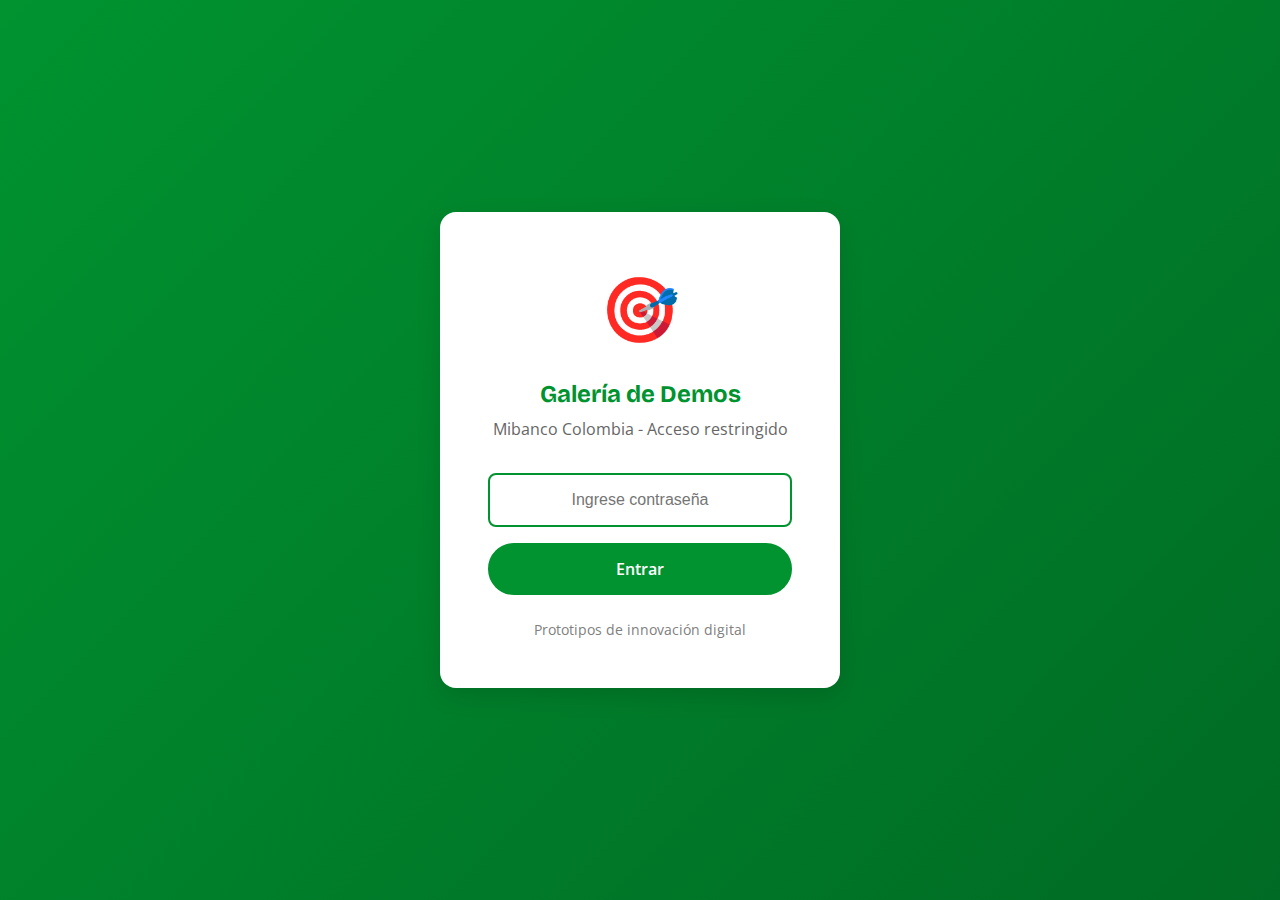
<file: index.html>
<!DOCTYPE html>
<html lang="es">
<head>
  <meta charset="UTF-8">
  <meta name="viewport" content="width=device-width, initial-scale=1.0">
  <meta name="description" content="Galería de Demos - Mibanco Colombia - Prototipos y maquetas de innovación digital">
  <meta name="theme-color" content="#009330">
  <meta name="robots" content="noindex, nofollow">

  <title>Galería de Demos | Mibanco Colombia</title>

  <!-- Preconnect -->
  <link rel="preconnect" href="https://fonts.googleapis.com">
  <link rel="preconnect" href="https://fonts.gstatic.com" crossorigin>

  <!-- Google Fonts -->
  <link href="https://fonts.googleapis.com/css2?family=Bricolage+Grotesque:opsz,wght@12..96,300;12..96,400;12..96,500;12..96,600;12..96,700&family=Open+Sans:wght@300;400;500;600;700&display=swap" rel="stylesheet">

  <!-- Favicon -->
  <link rel="icon" href="data:image/svg+xml,<svg xmlns='http://www.w3.org/2000/svg' viewBox='0 0 100 100'><text y='.9em' font-size='90'>🎯</text></svg>">

  <!-- Styles -->
  <link rel="stylesheet" href="css/styles.css">
</head>
<body>

  <!-- Skip Link -->
  <a href="#main-content" class="skip-link">Saltar al contenido principal</a>

  <!-- PASSWORD GATE -->
  <div id="password-gate" class="password-gate">
    <div class="password-gate__content">
      <div class="password-gate__logo">
        <span class="logo-icon">🎯</span>
      </div>
      <h1 class="password-gate__title">Galería de Demos</h1>
      <p class="password-gate__subtitle">Mibanco Colombia - Acceso restringido</p>
      <form id="password-form" class="password-gate__form">
        <input
          type="password"
          id="password-input"
          class="password-gate__input"
          placeholder="Ingrese contraseña"
          autocomplete="off"
          required
        >
        <p id="password-error" class="password-gate__error">Contraseña incorrecta. Intente de nuevo.</p>
        <button type="submit" class="btn btn--primary btn--full">Entrar</button>
      </form>
      <p class="password-gate__hint">Prototipos de innovación digital</p>
    </div>
  </div>

  <!-- MAIN CONTENT -->
  <div id="main-content" class="main-content">

    <!-- HEADER -->
    <header class="header">
      <div class="container header__container">
        <div class="header__brand">
          <span class="header__logo">🎯</span>
          <div class="header__text">
            <h1 class="header__title">Galería de Demos</h1>
            <p class="header__subtitle">Mibanco Colombia</p>
          </div>
        </div>
        <div class="header__badge">
          <span class="badge badge--warning">Uso interno</span>
        </div>
      </div>
    </header>

    <!-- HERO -->
    <section class="hero">
      <div class="container">
        <div class="hero__content">
          <h2 class="hero__title">Prototipos de Innovación Digital</h2>
          <p class="hero__subtitle">Explora las demos y maquetas en desarrollo del equipo de innovación</p>
        </div>
      </div>
    </section>

    <!-- GALLERY -->
    <main id="gallery" class="gallery">
      <div class="container">
        <div class="gallery__grid">

          <!-- Demo 1: Crédito Híbrido WhatsApp -->
          <article class="demo-card">
            <div class="demo-card__preview">
              <div class="demo-card__icon">💬</div>
              <span class="demo-card__tag">WhatsApp Flow</span>
            </div>
            <div class="demo-card__content">
              <h3 class="demo-card__title">Flujo WhatsApp Crédito Híbrido</h3>
              <p class="demo-card__description">Experiencia de desembolso de crédito a través de WhatsApp. Flujo conversacional para solicitud y seguimiento.</p>
              <div class="demo-card__meta">
                <span class="demo-card__status demo-card__status--active">En desarrollo</span>
              </div>
            </div>
            <div class="demo-card__actions">
              <a href="https://credito-hibrido.vercel.app/" target="_blank" rel="noopener" class="btn btn--primary btn--full">
                Ver Demo
                <span class="btn__icon">→</span>
              </a>
            </div>
          </article>

          <!-- Demo 2: App Mibanco -->
          <article class="demo-card">
            <div class="demo-card__preview">
              <div class="demo-card__icon">📱</div>
              <span class="demo-card__tag">Landing Page</span>
            </div>
            <div class="demo-card__content">
              <h3 class="demo-card__title">App Mibanco</h3>
              <p class="demo-card__description">Landing page de la aplicación móvil Mibanco. Pague, cobre y transfiera desde su celular.</p>
              <div class="demo-card__meta">
                <span class="demo-card__status demo-card__status--active">En desarrollo</span>
              </div>
            </div>
            <div class="demo-card__actions">
              <a href="https://mbc-landing-app-3.vercel.app/" target="_blank" rel="noopener" class="btn btn--primary btn--full">
                Ver Demo
                <span class="btn__icon">→</span>
              </a>
            </div>
          </article>

          <!-- Demo 3: ADN Innovador -->
          <article class="demo-card">
            <div class="demo-card__preview">
              <div class="demo-card__icon">🧬</div>
              <span class="demo-card__tag">Cultura</span>
            </div>
            <div class="demo-card__content">
              <h3 class="demo-card__title">ADN Innovador Mibanco</h3>
              <p class="demo-card__description">Plataforma de cultura de innovación. Herramientas y metodologías para el equipo Mibanco.</p>
              <div class="demo-card__meta">
                <span class="demo-card__status demo-card__status--active">En desarrollo</span>
              </div>
            </div>
            <div class="demo-card__actions">
              <a href="https://adn-innovador-mbc.vercel.app/" target="_blank" rel="noopener" class="btn btn--primary btn--full">
                Ver Demo
                <span class="btn__icon">→</span>
              </a>
            </div>
          </article>

          <!-- Demo 4: Formulario Vinculación -->
          <article class="demo-card">
            <div class="demo-card__preview">
              <div class="demo-card__icon">📝</div>
              <span class="demo-card__tag">Onboarding</span>
            </div>
            <div class="demo-card__content">
              <h3 class="demo-card__title">Formulario de Vinculación</h3>
              <p class="demo-card__description">Formulario digital de vinculación de clientes. Experiencia simplificada para nuevos usuarios.</p>
              <div class="demo-card__meta">
                <span class="demo-card__status demo-card__status--active">En desarrollo</span>
              </div>
            </div>
            <div class="demo-card__actions">
              <a href="https://mibanco-formulario-vinculacion.vercel.app/" target="_blank" rel="noopener" class="btn btn--primary btn--full">
                Ver Demo
                <span class="btn__icon">→</span>
              </a>
            </div>
          </article>

        </div>
      </div>
    </main>

    <!-- INFO SECTION -->
    <section class="info-section">
      <div class="container">
        <div class="info-grid">
          <div class="info-card">
            <span class="info-card__icon">🔒</span>
            <h4 class="info-card__title">Acceso Restringido</h4>
            <p class="info-card__text">Estos prototipos son de uso interno y no representan productos finales.</p>
          </div>
          <div class="info-card">
            <span class="info-card__icon">🚧</span>
            <h4 class="info-card__title">En Desarrollo</h4>
            <p class="info-card__text">Las demos pueden cambiar sin previo aviso mientras se iteran los diseños.</p>
          </div>
          <div class="info-card">
            <span class="info-card__icon">💡</span>
            <h4 class="info-card__title">Feedback</h4>
            <p class="info-card__text">Comparte tus comentarios con el equipo de innovación para mejorar las experiencias.</p>
          </div>
        </div>
      </div>
    </section>

    <!-- FOOTER -->
    <footer class="footer">
      <div class="container">
        <div class="footer__content">
          <p class="footer__text">Mibanco Colombia - Equipo de Innovación Digital</p>
          <p class="footer__legal">Prototipos de uso interno - No distribuir</p>
        </div>
      </div>
    </footer>

  </div>

  <!-- Scripts -->
  <script src="js/main.js"></script>

</body>
</html>
</file>
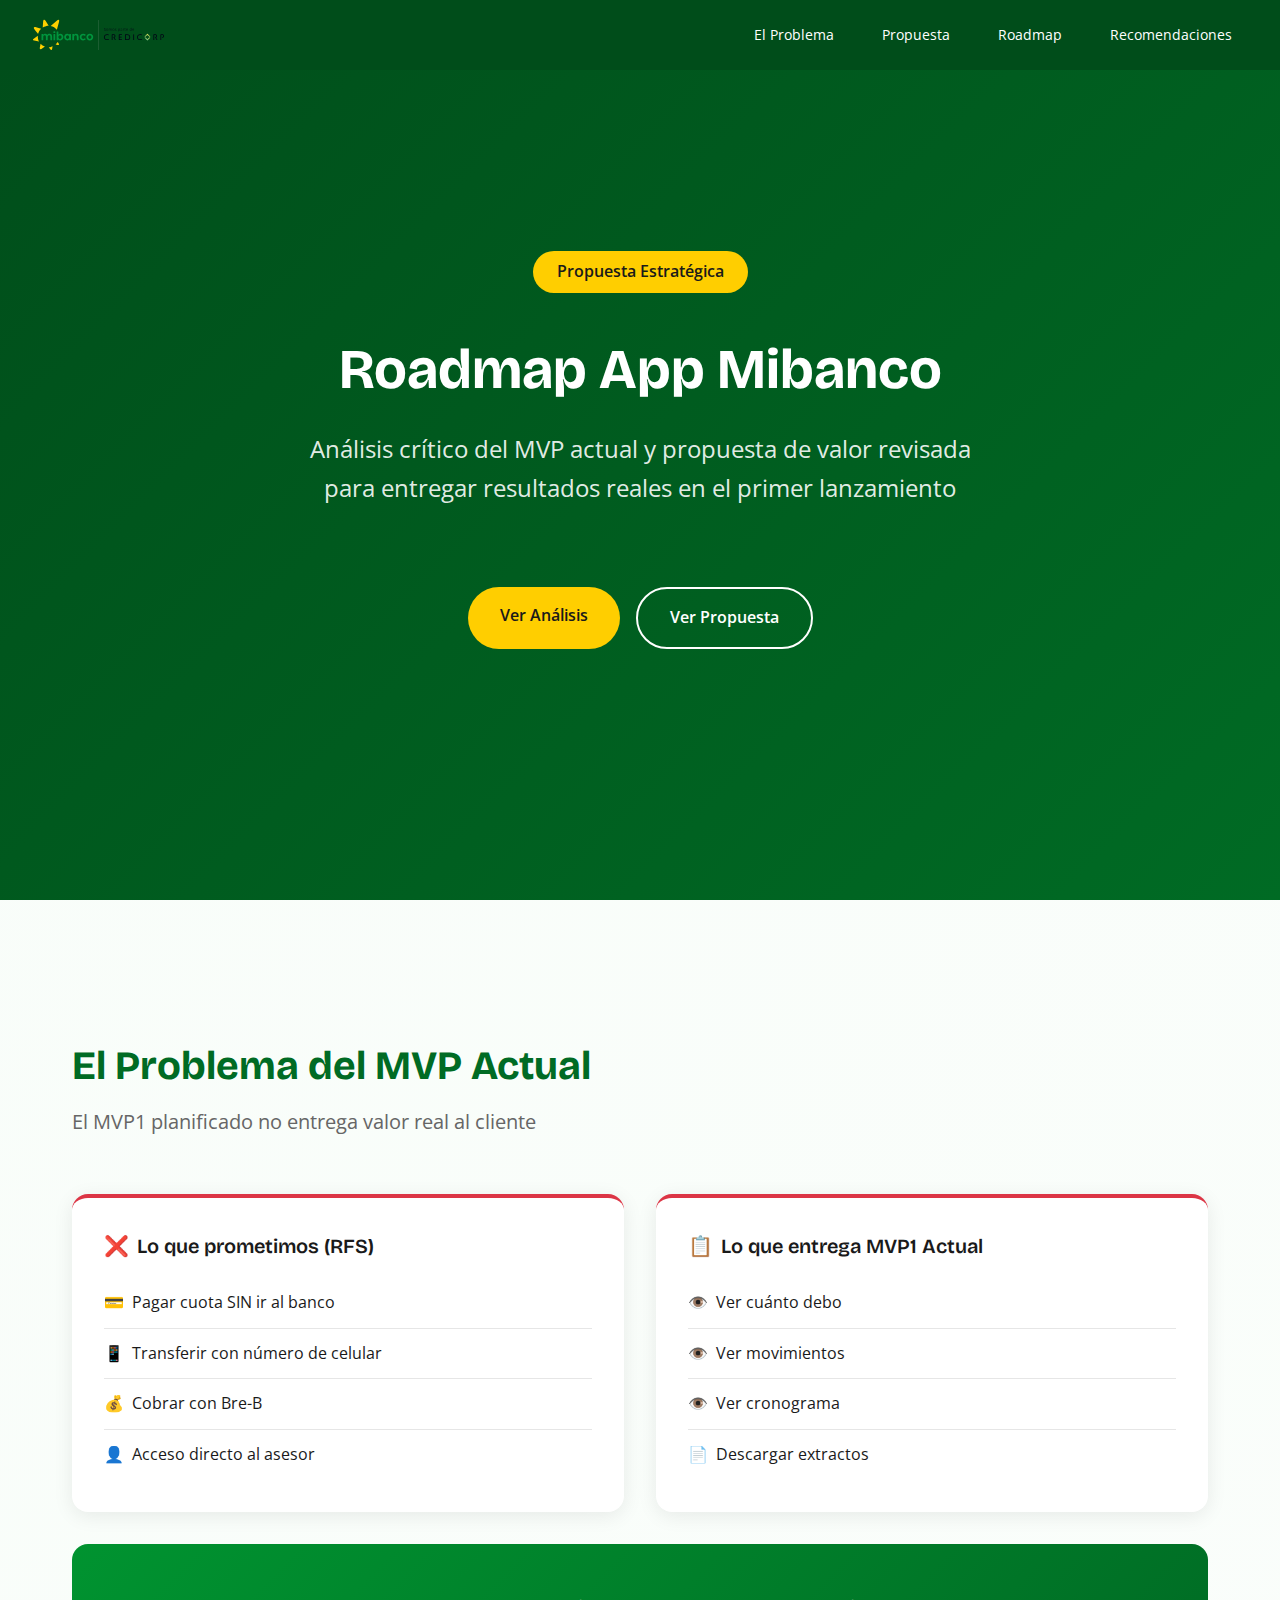
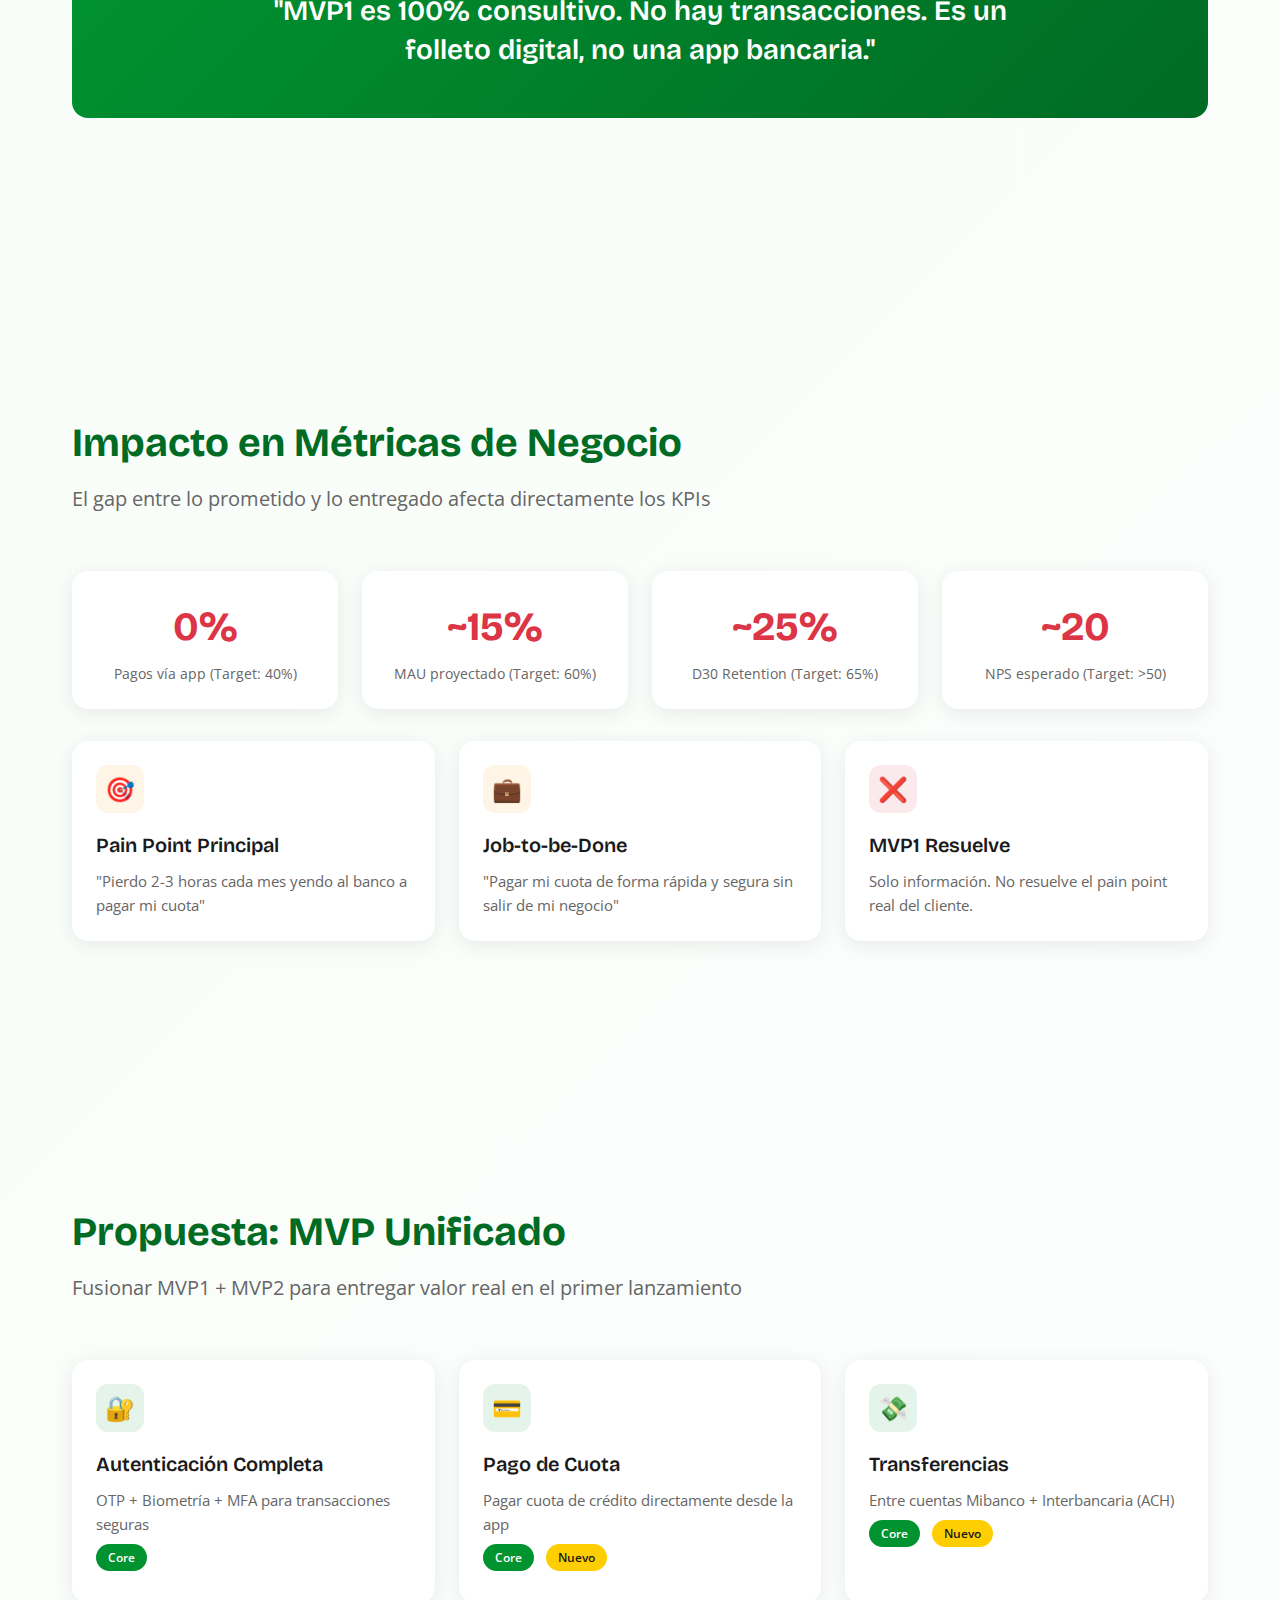
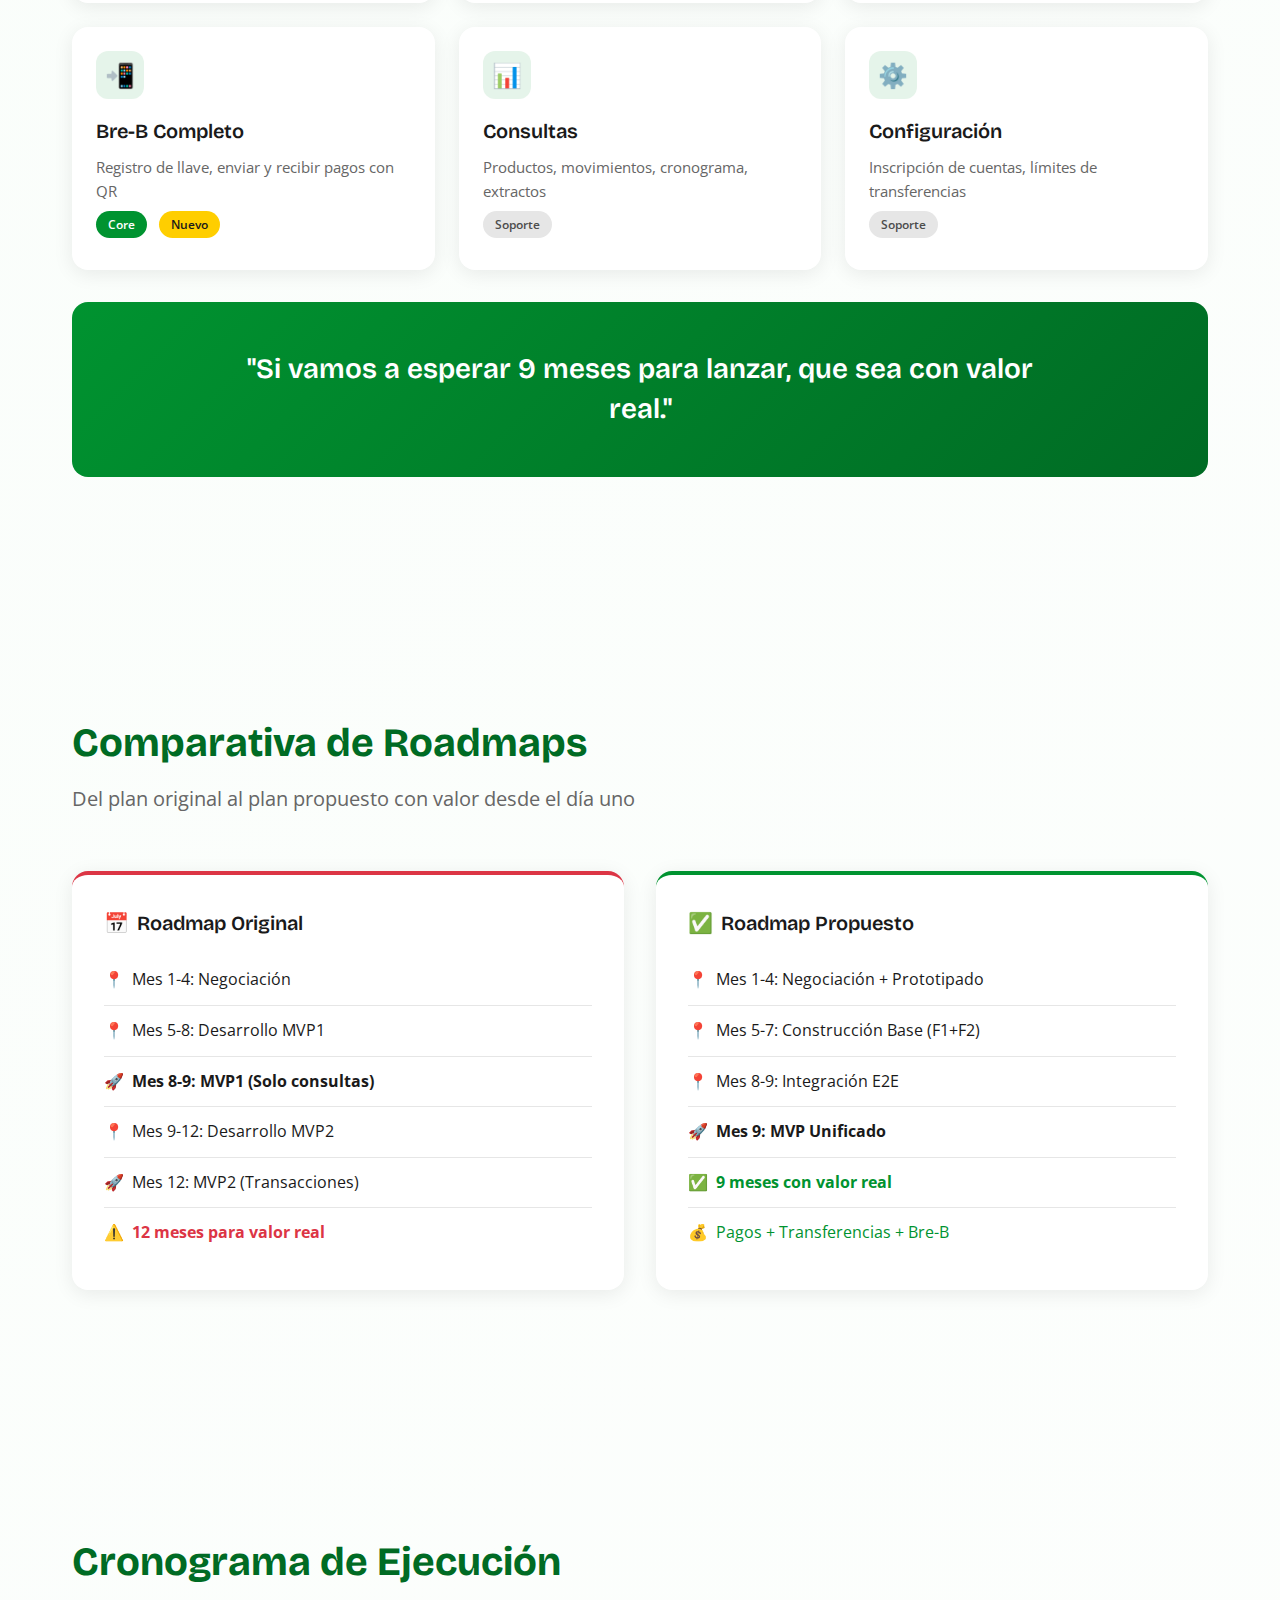
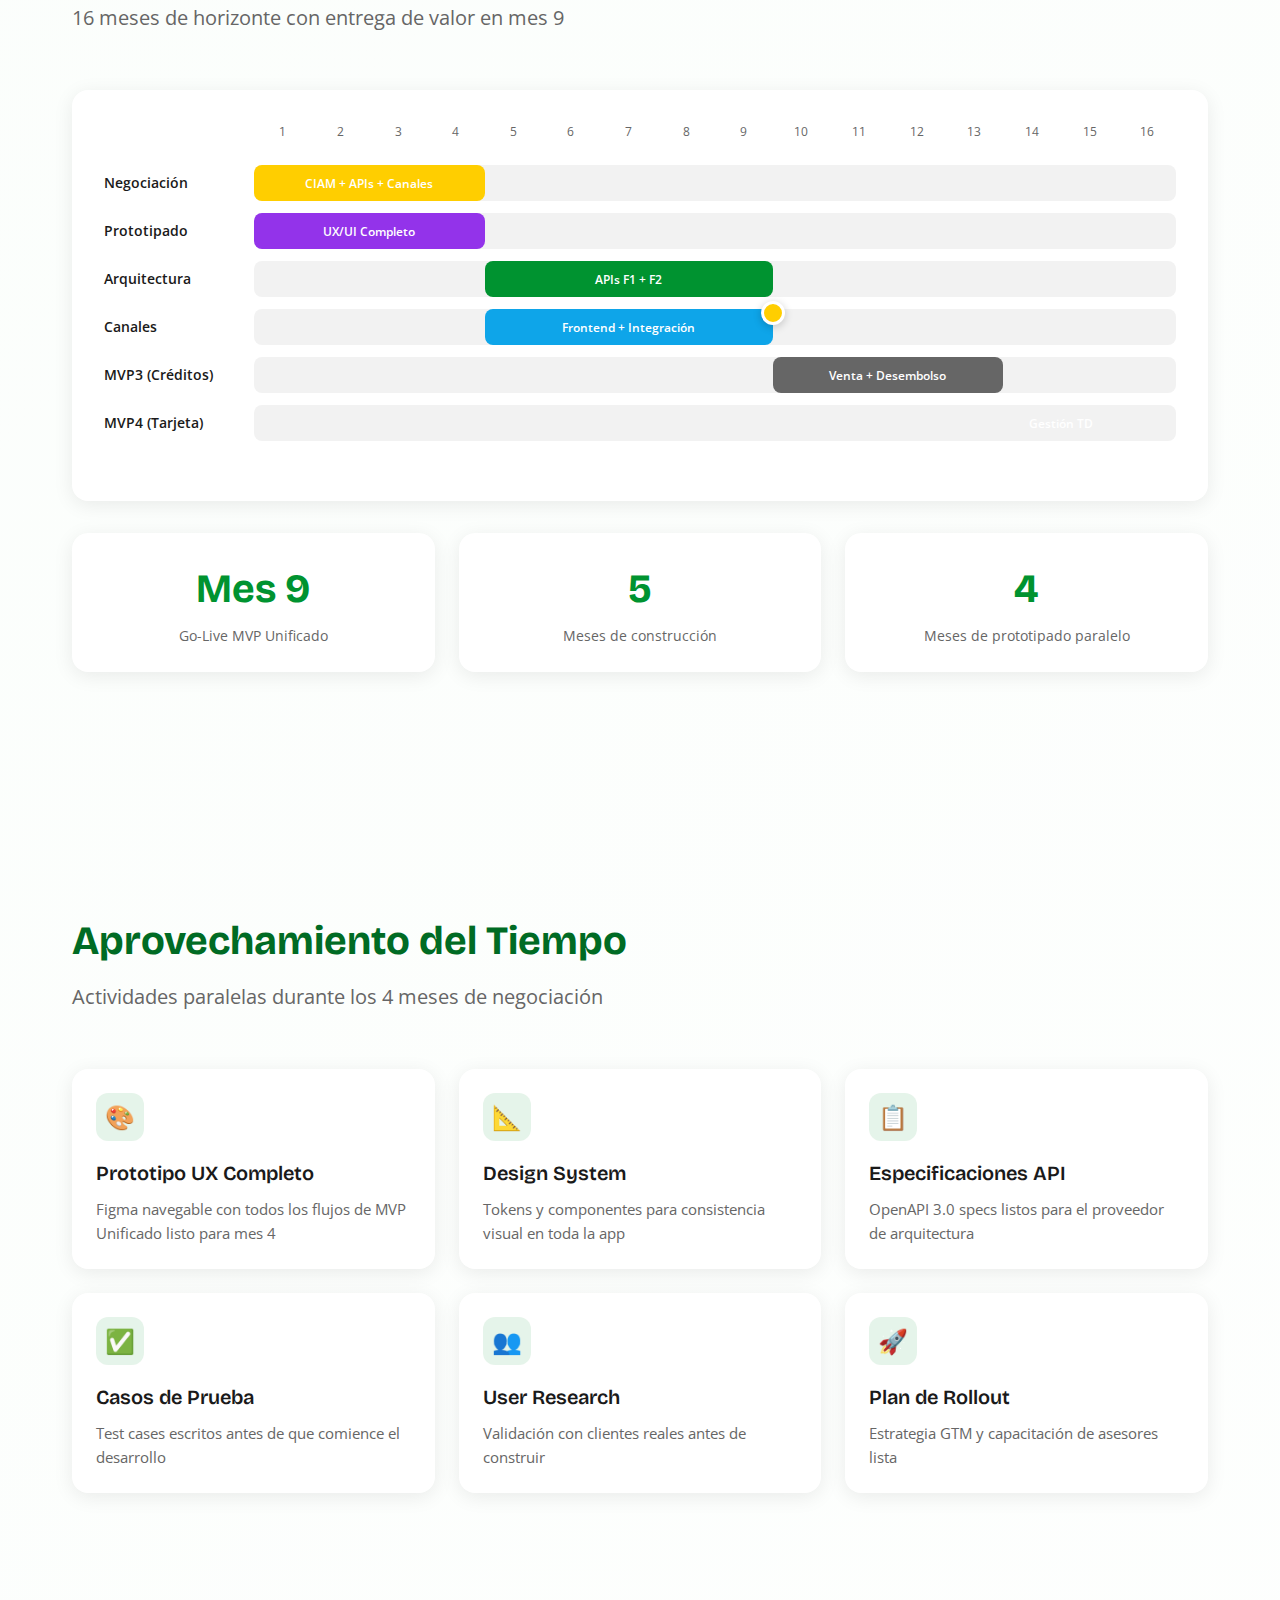
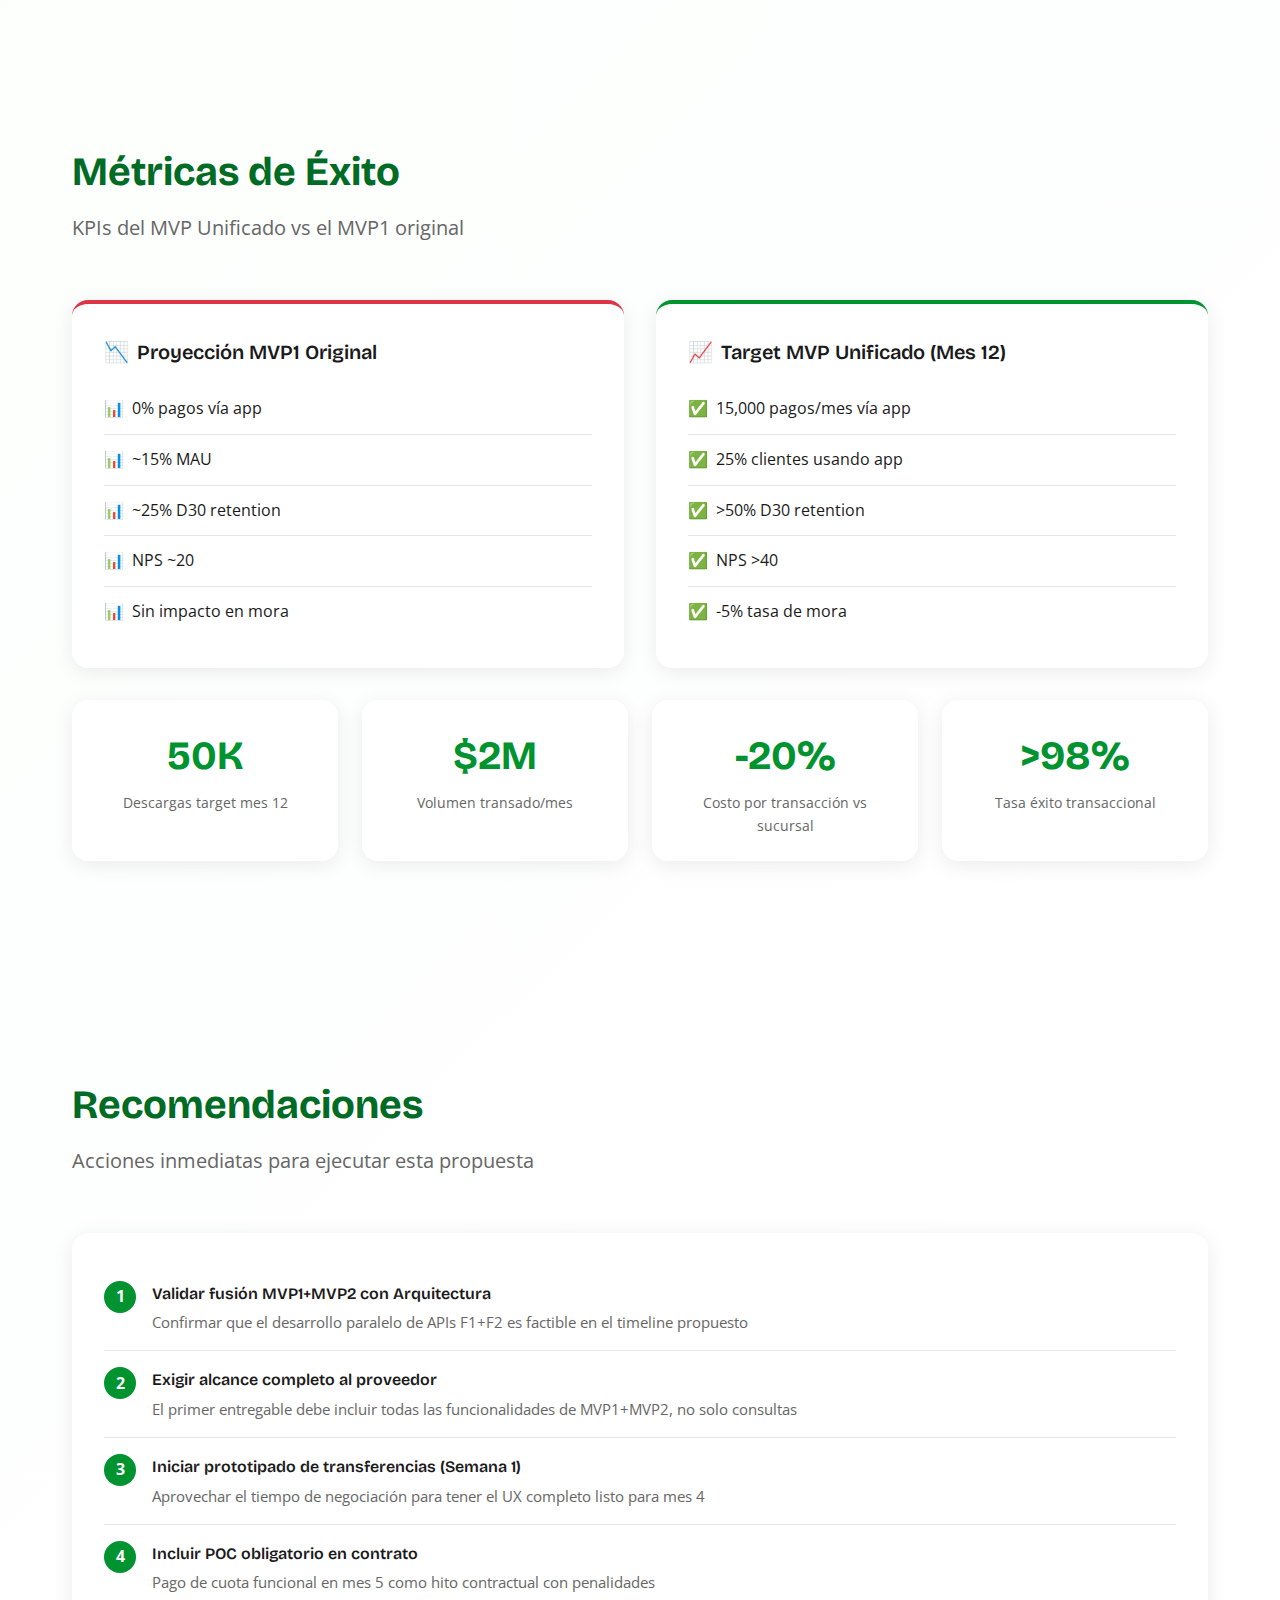
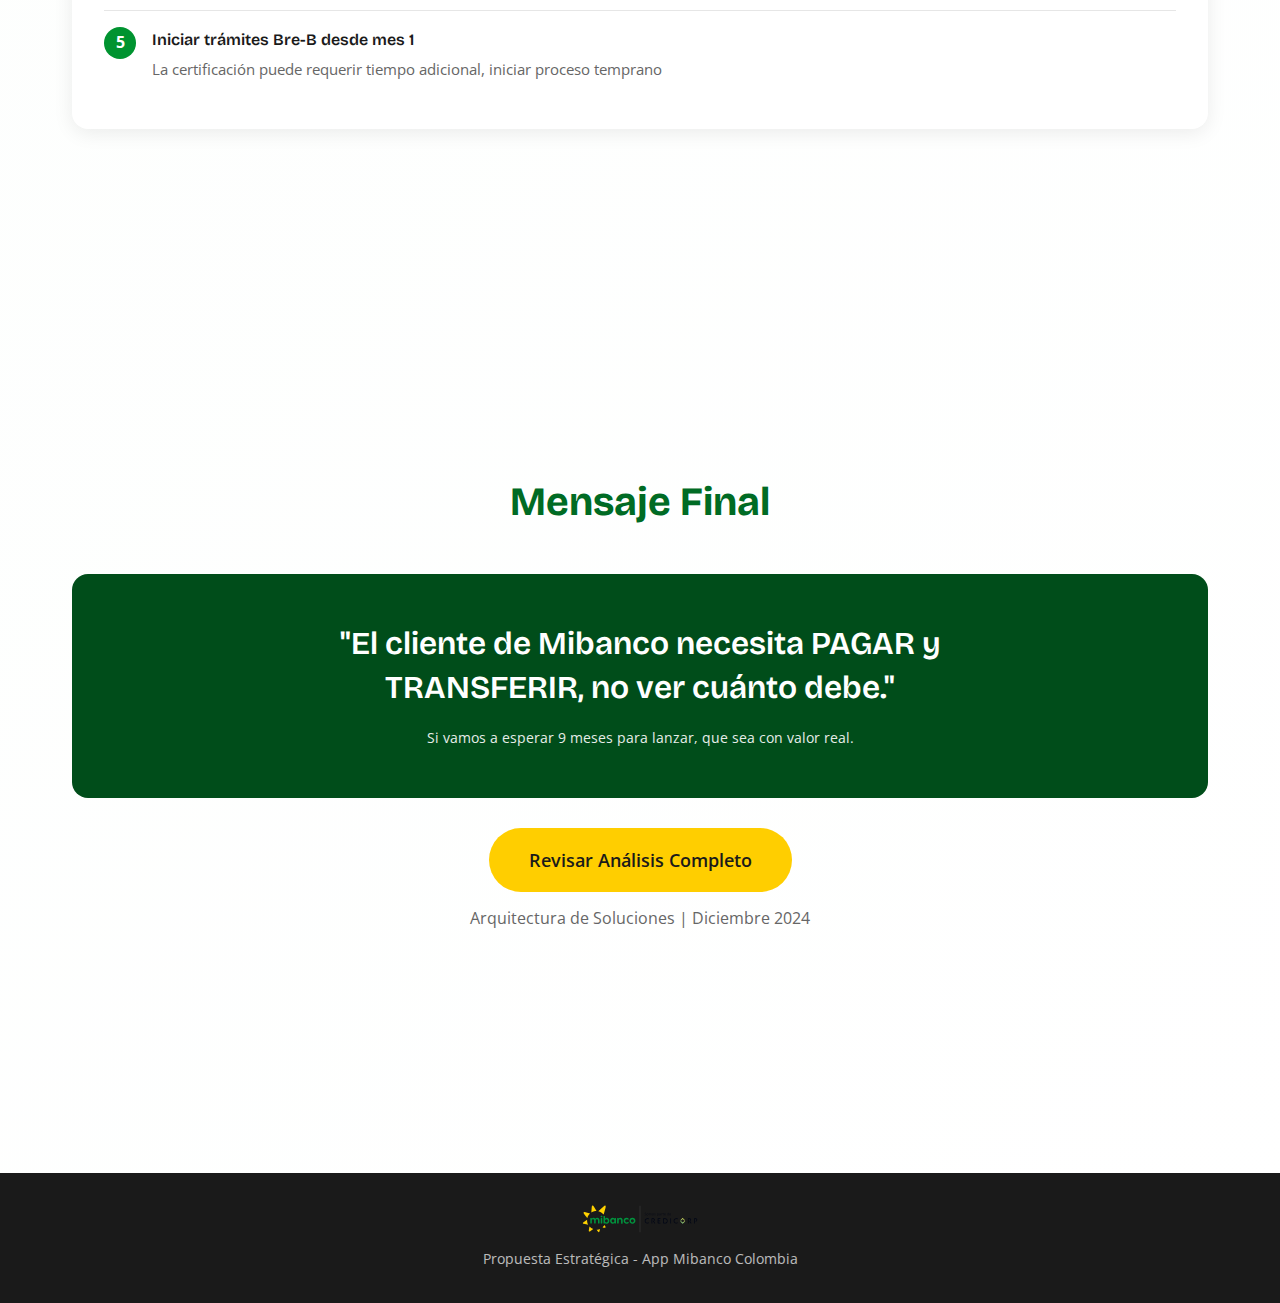
<file: demos/roadmap-app-mibanco.html>
<!DOCTYPE html>
<html lang="es">
<head>
    <meta charset="UTF-8">
    <meta name="viewport" content="width=device-width, initial-scale=1.0">
    <title>Roadmap App Mibanco | Propuesta Estratégica</title>
    <link rel="preconnect" href="https://fonts.googleapis.com">
    <link rel="preconnect" href="https://fonts.gstatic.com" crossorigin>
    <link href="https://fonts.googleapis.com/css2?family=Bricolage+Grotesque:wght@400;500;600;700&family=Open+Sans:wght@400;500;600;700&display=swap" rel="stylesheet">
    <style>
        :root {
            --color-primary: #009330;
            --color-primary-dark: #006B24;
            --color-primary-darker: #004D1A;
            --color-secondary: #FFCE00;
            --color-secondary-dark: #E5B800;
            --color-gray-900: #1A1A1A;
            --color-gray-700: #4D4D4D;
            --color-gray-600: #666666;
            --color-gray-300: #CCCCCC;
            --color-gray-200: #E6E6E6;
            --color-gray-100: #F2F2F2;
            --color-error: #DC3545;
            --color-warning: #F59E0B;
            --font-primary: 'Bricolage Grotesque', Georgia, serif;
            --font-secondary: 'Open Sans', Arial, sans-serif;
            --shadow-card: 0 4px 20px rgba(0, 0, 0, 0.08);
            --shadow-card-hover: 0 8px 30px rgba(0, 0, 0, 0.12);
        }

        * {
            margin: 0;
            padding: 0;
            box-sizing: border-box;
        }

        body {
            font-family: var(--font-secondary);
            color: var(--color-gray-900);
            line-height: 1.6;
            background: linear-gradient(135deg, #f8fdf9 0%, #ffffff 100%);
        }

        /* Navigation */
        .nav {
            position: fixed;
            top: 0;
            left: 0;
            right: 0;
            background: var(--color-primary-darker);
            padding: 1rem 2rem;
            z-index: 1000;
            display: flex;
            justify-content: space-between;
            align-items: center;
        }

        .nav-logo {
            height: 32px;
            width: auto;
        }

        .nav-links {
            display: flex;
            gap: 1rem;
        }

        .nav-link {
            color: white;
            text-decoration: none;
            padding: 0.5rem 1rem;
            border-radius: 2rem;
            font-size: 0.875rem;
            transition: all 0.2s ease;
        }

        .nav-link:hover {
            background: rgba(255,255,255,0.1);
        }

        .nav-link.active {
            background: var(--color-secondary);
            color: var(--color-gray-900);
        }

        /* Slides */
        .slide {
            min-height: 100vh;
            padding: 100px 2rem 3rem;
            display: flex;
            flex-direction: column;
            justify-content: center;
            max-width: 1200px;
            margin: 0 auto;
        }

        .slide-title {
            font-family: var(--font-primary);
            font-size: 2.5rem;
            font-weight: 700;
            color: var(--color-primary-dark);
            margin-bottom: 0.5rem;
        }

        .slide-subtitle {
            font-size: 1.25rem;
            color: var(--color-gray-600);
            margin-bottom: 2rem;
        }

        /* Hero Slide */
        .hero {
            text-align: center;
            background: linear-gradient(135deg, var(--color-primary-darker) 0%, var(--color-primary-dark) 100%);
            color: white;
            min-height: 100vh;
            display: flex;
            flex-direction: column;
            justify-content: center;
            align-items: center;
            padding: 2rem;
            margin-left: calc(-50vw + 50%);
            margin-right: calc(-50vw + 50%);
            width: 100vw;
            max-width: none;
        }

        .hero .slide-title {
            font-size: 3.5rem;
            color: white;
            margin-bottom: 1rem;
        }

        .hero .slide-subtitle {
            color: rgba(255,255,255,0.9);
            font-size: 1.5rem;
            max-width: 700px;
        }

        .hero-badge {
            background: var(--color-secondary);
            color: var(--color-gray-900);
            padding: 0.5rem 1.5rem;
            border-radius: 2rem;
            font-weight: 600;
            margin-bottom: 2rem;
        }

        .hero-cta {
            margin-top: 3rem;
            display: flex;
            gap: 1rem;
            flex-wrap: wrap;
            justify-content: center;
        }

        .btn {
            padding: 1rem 2rem;
            border-radius: 2rem;
            font-weight: 600;
            text-decoration: none;
            transition: all 0.2s ease;
            cursor: pointer;
            border: none;
            font-size: 1rem;
        }

        .btn-primary {
            background: var(--color-secondary);
            color: var(--color-gray-900);
        }

        .btn-primary:hover {
            background: var(--color-secondary-dark);
            transform: translateY(-2px);
        }

        .btn-outline {
            background: transparent;
            color: white;
            border: 2px solid white;
        }

        .btn-outline:hover {
            background: white;
            color: var(--color-primary-dark);
        }

        /* Cards */
        .cards-grid {
            display: grid;
            grid-template-columns: repeat(auto-fit, minmax(300px, 1fr));
            gap: 1.5rem;
            margin-top: 1.5rem;
        }

        .card {
            background: white;
            border-radius: 16px;
            padding: 1.5rem;
            box-shadow: var(--shadow-card);
            transition: all 0.3s ease;
        }

        .card:hover {
            box-shadow: var(--shadow-card-hover);
            transform: translateY(-4px);
        }

        .card-icon {
            width: 48px;
            height: 48px;
            border-radius: 12px;
            display: flex;
            align-items: center;
            justify-content: center;
            font-size: 1.5rem;
            margin-bottom: 1rem;
        }

        .card-icon.success { background: rgba(0, 147, 48, 0.1); }
        .card-icon.warning { background: rgba(245, 158, 11, 0.1); }
        .card-icon.danger { background: rgba(220, 53, 69, 0.1); }
        .card-icon.info { background: rgba(0, 147, 48, 0.1); }

        .card-title {
            font-family: var(--font-primary);
            font-size: 1.25rem;
            font-weight: 600;
            margin-bottom: 0.5rem;
            color: var(--color-gray-900);
        }

        .card-text {
            color: var(--color-gray-600);
            font-size: 0.9375rem;
        }

        /* Comparison Table */
        .comparison-box {
            display: grid;
            grid-template-columns: 1fr 1fr;
            gap: 2rem;
            margin-top: 1.5rem;
        }

        .comparison-col {
            background: white;
            border-radius: 16px;
            padding: 2rem;
            box-shadow: var(--shadow-card);
        }

        .comparison-col.negative {
            border-top: 4px solid var(--color-error);
        }

        .comparison-col.positive {
            border-top: 4px solid var(--color-primary);
        }

        .comparison-header {
            font-family: var(--font-primary);
            font-size: 1.25rem;
            font-weight: 600;
            margin-bottom: 1rem;
            display: flex;
            align-items: center;
            gap: 0.5rem;
        }

        .comparison-list {
            list-style: none;
        }

        .comparison-list li {
            padding: 0.75rem 0;
            border-bottom: 1px solid var(--color-gray-200);
            display: flex;
            align-items: center;
            gap: 0.5rem;
        }

        .comparison-list li:last-child {
            border-bottom: none;
        }

        /* Timeline */
        .timeline {
            background: white;
            border-radius: 16px;
            padding: 2rem;
            box-shadow: var(--shadow-card);
            margin-top: 1.5rem;
            overflow-x: auto;
        }

        .timeline-visual {
            min-width: 800px;
            padding: 1rem 0;
        }

        .timeline-row {
            display: flex;
            align-items: center;
            margin-bottom: 0.75rem;
        }

        .timeline-label {
            width: 150px;
            font-weight: 600;
            font-size: 0.875rem;
            flex-shrink: 0;
        }

        .timeline-bar-container {
            flex: 1;
            display: flex;
            position: relative;
            height: 36px;
            background: var(--color-gray-100);
            border-radius: 8px;
        }

        .timeline-bar {
            position: absolute;
            height: 100%;
            border-radius: 8px;
            display: flex;
            align-items: center;
            justify-content: center;
            font-size: 0.75rem;
            font-weight: 600;
            color: white;
        }

        .timeline-months {
            display: flex;
            margin-left: 150px;
            margin-bottom: 0.5rem;
        }

        .timeline-month {
            flex: 1;
            text-align: center;
            font-size: 0.75rem;
            color: var(--color-gray-600);
        }

        .timeline-milestone {
            position: absolute;
            top: -8px;
            transform: translateX(-50%);
            width: 24px;
            height: 24px;
            background: var(--color-secondary);
            border-radius: 50%;
            border: 3px solid white;
            box-shadow: 0 2px 8px rgba(0,0,0,0.2);
        }

        /* Stats */
        .stats-grid {
            display: grid;
            grid-template-columns: repeat(auto-fit, minmax(200px, 1fr));
            gap: 1.5rem;
            margin-top: 1.5rem;
        }

        .stat-card {
            background: white;
            border-radius: 16px;
            padding: 1.5rem;
            text-align: center;
            box-shadow: var(--shadow-card);
        }

        .stat-value {
            font-family: var(--font-primary);
            font-size: 2.5rem;
            font-weight: 700;
            color: var(--color-primary);
        }

        .stat-value.negative {
            color: var(--color-error);
        }

        .stat-label {
            color: var(--color-gray-600);
            font-size: 0.875rem;
            margin-top: 0.25rem;
        }

        /* Quote */
        .quote-box {
            background: linear-gradient(135deg, var(--color-primary) 0%, var(--color-primary-dark) 100%);
            color: white;
            border-radius: 16px;
            padding: 3rem;
            text-align: center;
            margin-top: 2rem;
        }

        .quote-text {
            font-family: var(--font-primary);
            font-size: 1.75rem;
            font-weight: 600;
            line-height: 1.4;
            max-width: 800px;
            margin: 0 auto;
        }

        .quote-author {
            margin-top: 1rem;
            font-size: 0.875rem;
            opacity: 0.9;
        }

        /* Recommendations */
        .rec-list {
            background: white;
            border-radius: 16px;
            padding: 2rem;
            box-shadow: var(--shadow-card);
            margin-top: 1.5rem;
        }

        .rec-item {
            display: flex;
            gap: 1rem;
            padding: 1rem 0;
            border-bottom: 1px solid var(--color-gray-200);
        }

        .rec-item:last-child {
            border-bottom: none;
        }

        .rec-number {
            width: 32px;
            height: 32px;
            background: var(--color-primary);
            color: white;
            border-radius: 50%;
            display: flex;
            align-items: center;
            justify-content: center;
            font-weight: 700;
            flex-shrink: 0;
        }

        .rec-content h4 {
            font-family: var(--font-primary);
            font-weight: 600;
            margin-bottom: 0.25rem;
        }

        .rec-content p {
            color: var(--color-gray-600);
            font-size: 0.9375rem;
        }

        /* Footer */
        .footer {
            background: var(--color-gray-900);
            color: white;
            padding: 2rem;
            text-align: center;
            margin-top: 3rem;
        }

        .footer-logo {
            height: 28px;
            width: auto;
            margin-bottom: 0.5rem;
        }

        /* Responsive */
        @media (max-width: 768px) {
            .slide-title { font-size: 2rem; }
            .hero .slide-title { font-size: 2.5rem; }
            .comparison-box { grid-template-columns: 1fr; }
            .nav-links { display: none; }
        }

        /* Animations */
        @keyframes fadeInUp {
            from {
                opacity: 0;
                transform: translateY(20px);
            }
            to {
                opacity: 1;
                transform: translateY(0);
            }
        }

        .slide > * {
            animation: fadeInUp 0.6s ease-out forwards;
        }

        /* Feature tags */
        .tag {
            display: inline-block;
            padding: 0.25rem 0.75rem;
            border-radius: 2rem;
            font-size: 0.75rem;
            font-weight: 600;
            margin-right: 0.5rem;
            margin-bottom: 0.5rem;
        }

        .tag-core { background: var(--color-primary); color: white; }
        .tag-support { background: var(--color-gray-200); color: var(--color-gray-700); }
        .tag-new { background: var(--color-secondary); color: var(--color-gray-900); }
    </style>
</head>
<body>
    <!-- Navigation -->
    <nav class="nav">
        <img src="../assets/images/logomibanco.svg" alt="Mibanco" class="nav-logo">
        <div class="nav-links">
            <a href="#problema" class="nav-link">El Problema</a>
            <a href="#propuesta" class="nav-link">Propuesta</a>
            <a href="#roadmap" class="nav-link">Roadmap</a>
            <a href="#recomendaciones" class="nav-link">Recomendaciones</a>
        </div>
    </nav>

    <!-- Hero -->
    <section class="hero">
        <div class="hero-badge">Propuesta Estratégica</div>
        <h1 class="slide-title">Roadmap App Mibanco</h1>
        <p class="slide-subtitle">Análisis crítico del MVP actual y propuesta de valor revisada para entregar resultados reales en el primer lanzamiento</p>
        <div class="hero-cta">
            <a href="#problema" class="btn btn-primary">Ver Análisis</a>
            <a href="#propuesta" class="btn btn-outline">Ver Propuesta</a>
        </div>
    </section>

    <!-- Slide 1: El Problema -->
    <section id="problema" class="slide">
        <h2 class="slide-title">El Problema del MVP Actual</h2>
        <p class="slide-subtitle">El MVP1 planificado no entrega valor real al cliente</p>

        <div class="comparison-box">
            <div class="comparison-col negative">
                <div class="comparison-header">
                    <span>❌</span> Lo que prometimos (RFS)
                </div>
                <ul class="comparison-list">
                    <li><span>💳</span> Pagar cuota SIN ir al banco</li>
                    <li><span>📱</span> Transferir con número de celular</li>
                    <li><span>💰</span> Cobrar con Bre-B</li>
                    <li><span>👤</span> Acceso directo al asesor</li>
                </ul>
            </div>
            <div class="comparison-col negative">
                <div class="comparison-header">
                    <span>📋</span> Lo que entrega MVP1 Actual
                </div>
                <ul class="comparison-list">
                    <li><span>👁️</span> Ver cuánto debo</li>
                    <li><span>👁️</span> Ver movimientos</li>
                    <li><span>👁️</span> Ver cronograma</li>
                    <li><span>📄</span> Descargar extractos</li>
                </ul>
            </div>
        </div>

        <div class="quote-box" style="margin-top: 2rem;">
            <p class="quote-text">"MVP1 es 100% consultivo. No hay transacciones. Es un folleto digital, no una app bancaria."</p>
        </div>
    </section>

    <!-- Slide 2: Gap en Métricas -->
    <section class="slide">
        <h2 class="slide-title">Impacto en Métricas de Negocio</h2>
        <p class="slide-subtitle">El gap entre lo prometido y lo entregado afecta directamente los KPIs</p>

        <div class="stats-grid">
            <div class="stat-card">
                <div class="stat-value negative">0%</div>
                <div class="stat-label">Pagos vía app (Target: 40%)</div>
            </div>
            <div class="stat-card">
                <div class="stat-value negative">~15%</div>
                <div class="stat-label">MAU proyectado (Target: 60%)</div>
            </div>
            <div class="stat-card">
                <div class="stat-value negative">~25%</div>
                <div class="stat-label">D30 Retention (Target: 65%)</div>
            </div>
            <div class="stat-card">
                <div class="stat-value negative">~20</div>
                <div class="stat-label">NPS esperado (Target: >50)</div>
            </div>
        </div>

        <div class="cards-grid" style="margin-top: 2rem;">
            <div class="card">
                <div class="card-icon warning">🎯</div>
                <h3 class="card-title">Pain Point Principal</h3>
                <p class="card-text">"Pierdo 2-3 horas cada mes yendo al banco a pagar mi cuota"</p>
            </div>
            <div class="card">
                <div class="card-icon warning">💼</div>
                <h3 class="card-title">Job-to-be-Done</h3>
                <p class="card-text">"Pagar mi cuota de forma rápida y segura sin salir de mi negocio"</p>
            </div>
            <div class="card">
                <div class="card-icon danger">❌</div>
                <h3 class="card-title">MVP1 Resuelve</h3>
                <p class="card-text">Solo información. No resuelve el pain point real del cliente.</p>
            </div>
        </div>
    </section>

    <!-- Slide 3: Propuesta -->
    <section id="propuesta" class="slide">
        <h2 class="slide-title">Propuesta: MVP Unificado</h2>
        <p class="slide-subtitle">Fusionar MVP1 + MVP2 para entregar valor real en el primer lanzamiento</p>

        <div class="cards-grid">
            <div class="card">
                <div class="card-icon success">🔐</div>
                <h3 class="card-title">Autenticación Completa</h3>
                <p class="card-text">OTP + Biometría + MFA para transacciones seguras</p>
                <div style="margin-top: 0.5rem;">
                    <span class="tag tag-core">Core</span>
                </div>
            </div>
            <div class="card">
                <div class="card-icon success">💳</div>
                <h3 class="card-title">Pago de Cuota</h3>
                <p class="card-text">Pagar cuota de crédito directamente desde la app</p>
                <div style="margin-top: 0.5rem;">
                    <span class="tag tag-core">Core</span>
                    <span class="tag tag-new">Nuevo</span>
                </div>
            </div>
            <div class="card">
                <div class="card-icon success">💸</div>
                <h3 class="card-title">Transferencias</h3>
                <p class="card-text">Entre cuentas Mibanco + Interbancaria (ACH)</p>
                <div style="margin-top: 0.5rem;">
                    <span class="tag tag-core">Core</span>
                    <span class="tag tag-new">Nuevo</span>
                </div>
            </div>
            <div class="card">
                <div class="card-icon success">📲</div>
                <h3 class="card-title">Bre-B Completo</h3>
                <p class="card-text">Registro de llave, enviar y recibir pagos con QR</p>
                <div style="margin-top: 0.5rem;">
                    <span class="tag tag-core">Core</span>
                    <span class="tag tag-new">Nuevo</span>
                </div>
            </div>
            <div class="card">
                <div class="card-icon info">📊</div>
                <h3 class="card-title">Consultas</h3>
                <p class="card-text">Productos, movimientos, cronograma, extractos</p>
                <div style="margin-top: 0.5rem;">
                    <span class="tag tag-support">Soporte</span>
                </div>
            </div>
            <div class="card">
                <div class="card-icon info">⚙️</div>
                <h3 class="card-title">Configuración</h3>
                <p class="card-text">Inscripción de cuentas, límites de transferencias</p>
                <div style="margin-top: 0.5rem;">
                    <span class="tag tag-support">Soporte</span>
                </div>
            </div>
        </div>

        <div class="quote-box">
            <p class="quote-text">"Si vamos a esperar 9 meses para lanzar, que sea con valor real."</p>
        </div>
    </section>

    <!-- Slide 4: Roadmap Original vs Propuesto -->
    <section id="roadmap" class="slide">
        <h2 class="slide-title">Comparativa de Roadmaps</h2>
        <p class="slide-subtitle">Del plan original al plan propuesto con valor desde el día uno</p>

        <div class="comparison-box">
            <div class="comparison-col negative">
                <div class="comparison-header">
                    <span>📅</span> Roadmap Original
                </div>
                <ul class="comparison-list">
                    <li><span>📍</span> Mes 1-4: Negociación</li>
                    <li><span>📍</span> Mes 5-8: Desarrollo MVP1</li>
                    <li><span>🚀</span> <strong>Mes 8-9: MVP1 (Solo consultas)</strong></li>
                    <li><span>📍</span> Mes 9-12: Desarrollo MVP2</li>
                    <li><span>🚀</span> Mes 12: MVP2 (Transacciones)</li>
                    <li style="color: var(--color-error);"><span>⚠️</span> <strong>12 meses para valor real</strong></li>
                </ul>
            </div>
            <div class="comparison-col positive">
                <div class="comparison-header">
                    <span>✅</span> Roadmap Propuesto
                </div>
                <ul class="comparison-list">
                    <li><span>📍</span> Mes 1-4: Negociación + Prototipado</li>
                    <li><span>📍</span> Mes 5-7: Construcción Base (F1+F2)</li>
                    <li><span>📍</span> Mes 8-9: Integración E2E</li>
                    <li><span>🚀</span> <strong>Mes 9: MVP Unificado</strong></li>
                    <li style="color: var(--color-primary);"><span>✅</span> <strong>9 meses con valor real</strong></li>
                    <li style="color: var(--color-primary);"><span>💰</span> Pagos + Transferencias + Bre-B</li>
                </ul>
            </div>
        </div>
    </section>

    <!-- Slide 5: Timeline Visual -->
    <section class="slide">
        <h2 class="slide-title">Cronograma de Ejecución</h2>
        <p class="slide-subtitle">16 meses de horizonte con entrega de valor en mes 9</p>

        <div class="timeline">
            <div class="timeline-months">
                <span class="timeline-month">1</span>
                <span class="timeline-month">2</span>
                <span class="timeline-month">3</span>
                <span class="timeline-month">4</span>
                <span class="timeline-month">5</span>
                <span class="timeline-month">6</span>
                <span class="timeline-month">7</span>
                <span class="timeline-month">8</span>
                <span class="timeline-month">9</span>
                <span class="timeline-month">10</span>
                <span class="timeline-month">11</span>
                <span class="timeline-month">12</span>
                <span class="timeline-month">13</span>
                <span class="timeline-month">14</span>
                <span class="timeline-month">15</span>
                <span class="timeline-month">16</span>
            </div>
            <div class="timeline-visual">
                <div class="timeline-row">
                    <div class="timeline-label">Negociación</div>
                    <div class="timeline-bar-container">
                        <div class="timeline-bar" style="left: 0%; width: 25%; background: var(--color-secondary);">CIAM + APIs + Canales</div>
                    </div>
                </div>
                <div class="timeline-row">
                    <div class="timeline-label">Prototipado</div>
                    <div class="timeline-bar-container">
                        <div class="timeline-bar" style="left: 0%; width: 25%; background: #9333EA;">UX/UI Completo</div>
                    </div>
                </div>
                <div class="timeline-row">
                    <div class="timeline-label">Arquitectura</div>
                    <div class="timeline-bar-container">
                        <div class="timeline-bar" style="left: 25%; width: 31.25%; background: var(--color-primary);">APIs F1 + F2</div>
                    </div>
                </div>
                <div class="timeline-row">
                    <div class="timeline-label">Canales</div>
                    <div class="timeline-bar-container">
                        <div class="timeline-bar" style="left: 25%; width: 31.25%; background: #0EA5E9;">Frontend + Integración</div>
                        <div class="timeline-milestone" style="left: 56.25%;" title="MVP Unificado"></div>
                    </div>
                </div>
                <div class="timeline-row">
                    <div class="timeline-label">MVP3 (Créditos)</div>
                    <div class="timeline-bar-container">
                        <div class="timeline-bar" style="left: 56.25%; width: 25%; background: var(--color-gray-600);">Venta + Desembolso</div>
                    </div>
                </div>
                <div class="timeline-row">
                    <div class="timeline-label">MVP4 (Tarjeta)</div>
                    <div class="timeline-bar-container">
                        <div class="timeline-bar" style="left: 75%; width: 25%; background: var(--color-gray-400);">Gestión TD</div>
                    </div>
                </div>
            </div>
        </div>

        <div class="stats-grid" style="margin-top: 2rem;">
            <div class="stat-card">
                <div class="stat-value">Mes 9</div>
                <div class="stat-label">Go-Live MVP Unificado</div>
            </div>
            <div class="stat-card">
                <div class="stat-value">5</div>
                <div class="stat-label">Meses de construcción</div>
            </div>
            <div class="stat-card">
                <div class="stat-value">4</div>
                <div class="stat-label">Meses de prototipado paralelo</div>
            </div>
        </div>
    </section>

    <!-- Slide 6: Actividades Durante Negociación -->
    <section class="slide">
        <h2 class="slide-title">Aprovechamiento del Tiempo</h2>
        <p class="slide-subtitle">Actividades paralelas durante los 4 meses de negociación</p>

        <div class="cards-grid">
            <div class="card">
                <div class="card-icon success">🎨</div>
                <h3 class="card-title">Prototipo UX Completo</h3>
                <p class="card-text">Figma navegable con todos los flujos de MVP Unificado listo para mes 4</p>
            </div>
            <div class="card">
                <div class="card-icon success">📐</div>
                <h3 class="card-title">Design System</h3>
                <p class="card-text">Tokens y componentes para consistencia visual en toda la app</p>
            </div>
            <div class="card">
                <div class="card-icon success">📋</div>
                <h3 class="card-title">Especificaciones API</h3>
                <p class="card-text">OpenAPI 3.0 specs listos para el proveedor de arquitectura</p>
            </div>
            <div class="card">
                <div class="card-icon success">✅</div>
                <h3 class="card-title">Casos de Prueba</h3>
                <p class="card-text">Test cases escritos antes de que comience el desarrollo</p>
            </div>
            <div class="card">
                <div class="card-icon success">👥</div>
                <h3 class="card-title">User Research</h3>
                <p class="card-text">Validación con clientes reales antes de construir</p>
            </div>
            <div class="card">
                <div class="card-icon success">🚀</div>
                <h3 class="card-title">Plan de Rollout</h3>
                <p class="card-text">Estrategia GTM y capacitación de asesores lista</p>
            </div>
        </div>
    </section>

    <!-- Slide 7: KPIs Target -->
    <section class="slide">
        <h2 class="slide-title">Métricas de Éxito</h2>
        <p class="slide-subtitle">KPIs del MVP Unificado vs el MVP1 original</p>

        <div class="comparison-box">
            <div class="comparison-col negative">
                <div class="comparison-header">
                    <span>📉</span> Proyección MVP1 Original
                </div>
                <ul class="comparison-list">
                    <li><span>📊</span> 0% pagos vía app</li>
                    <li><span>📊</span> ~15% MAU</li>
                    <li><span>📊</span> ~25% D30 retention</li>
                    <li><span>📊</span> NPS ~20</li>
                    <li><span>📊</span> Sin impacto en mora</li>
                </ul>
            </div>
            <div class="comparison-col positive">
                <div class="comparison-header">
                    <span>📈</span> Target MVP Unificado (Mes 12)
                </div>
                <ul class="comparison-list">
                    <li><span>✅</span> 15,000 pagos/mes vía app</li>
                    <li><span>✅</span> 25% clientes usando app</li>
                    <li><span>✅</span> >50% D30 retention</li>
                    <li><span>✅</span> NPS >40</li>
                    <li><span>✅</span> -5% tasa de mora</li>
                </ul>
            </div>
        </div>

        <div class="stats-grid" style="margin-top: 2rem;">
            <div class="stat-card">
                <div class="stat-value">50K</div>
                <div class="stat-label">Descargas target mes 12</div>
            </div>
            <div class="stat-card">
                <div class="stat-value">$2M</div>
                <div class="stat-label">Volumen transado/mes</div>
            </div>
            <div class="stat-card">
                <div class="stat-value">-20%</div>
                <div class="stat-label">Costo por transacción vs sucursal</div>
            </div>
            <div class="stat-card">
                <div class="stat-value">>98%</div>
                <div class="stat-label">Tasa éxito transaccional</div>
            </div>
        </div>
    </section>

    <!-- Slide 8: Recomendaciones -->
    <section id="recomendaciones" class="slide">
        <h2 class="slide-title">Recomendaciones</h2>
        <p class="slide-subtitle">Acciones inmediatas para ejecutar esta propuesta</p>

        <div class="rec-list">
            <div class="rec-item">
                <div class="rec-number">1</div>
                <div class="rec-content">
                    <h4>Validar fusión MVP1+MVP2 con Arquitectura</h4>
                    <p>Confirmar que el desarrollo paralelo de APIs F1+F2 es factible en el timeline propuesto</p>
                </div>
            </div>
            <div class="rec-item">
                <div class="rec-number">2</div>
                <div class="rec-content">
                    <h4>Exigir alcance completo al proveedor</h4>
                    <p>El primer entregable debe incluir todas las funcionalidades de MVP1+MVP2, no solo consultas</p>
                </div>
            </div>
            <div class="rec-item">
                <div class="rec-number">3</div>
                <div class="rec-content">
                    <h4>Iniciar prototipado de transferencias (Semana 1)</h4>
                    <p>Aprovechar el tiempo de negociación para tener el UX completo listo para mes 4</p>
                </div>
            </div>
            <div class="rec-item">
                <div class="rec-number">4</div>
                <div class="rec-content">
                    <h4>Incluir POC obligatorio en contrato</h4>
                    <p>Pago de cuota funcional en mes 5 como hito contractual con penalidades</p>
                </div>
            </div>
            <div class="rec-item">
                <div class="rec-number">5</div>
                <div class="rec-content">
                    <h4>Iniciar trámites Bre-B desde mes 1</h4>
                    <p>La certificación puede requerir tiempo adicional, iniciar proceso temprano</p>
                </div>
            </div>
        </div>
    </section>

    <!-- Final Slide -->
    <section class="slide" style="text-align: center;">
        <h2 class="slide-title">Mensaje Final</h2>

        <div class="quote-box" style="margin-top: 2rem; background: var(--color-primary-darker);">
            <p class="quote-text" style="font-size: 2rem;">"El cliente de Mibanco necesita PAGAR y TRANSFERIR, no ver cuánto debe."</p>
            <p class="quote-author">Si vamos a esperar 9 meses para lanzar, que sea con valor real.</p>
        </div>

        <div style="margin-top: 3rem;">
            <a href="#problema" class="btn btn-primary" style="font-size: 1.125rem; padding: 1.25rem 2.5rem;">Revisar Análisis Completo</a>
        </div>

        <div style="margin-top: 2rem; color: var(--color-gray-600);">
            <p>Arquitectura de Soluciones | Diciembre 2024</p>
        </div>
    </section>

    <!-- Footer -->
    <footer class="footer">
        <img src="../assets/images/logomibanco.svg" alt="Mibanco" class="footer-logo">
        <p style="opacity: 0.7; font-size: 0.875rem;">Propuesta Estratégica - App Mibanco Colombia</p>
    </footer>

    <script>
        // Smooth scrolling for navigation links
        document.querySelectorAll('a[href^="#"]').forEach(anchor => {
            anchor.addEventListener('click', function (e) {
                e.preventDefault();
                const target = document.querySelector(this.getAttribute('href'));
                if (target) {
                    target.scrollIntoView({
                        behavior: 'smooth',
                        block: 'start'
                    });
                }
            });
        });

        // Update active nav link on scroll
        const sections = document.querySelectorAll('section[id]');
        const navLinks = document.querySelectorAll('.nav-link');

        window.addEventListener('scroll', () => {
            let current = '';
            sections.forEach(section => {
                const sectionTop = section.offsetTop;
                if (scrollY >= sectionTop - 150) {
                    current = section.getAttribute('id');
                }
            });

            navLinks.forEach(link => {
                link.classList.remove('active');
                if (link.getAttribute('href') === `#${current}`) {
                    link.classList.add('active');
                }
            });
        });
    </script>
</body>
</html>
</file>
<file: css/styles.css>
/* styles.css - Galería de Demos Mibanco Colombia */
/* Basado en mibanco-design-system.md oficial */

/* ========================================
   CSS VARIABLES - DESIGN TOKENS
   ======================================== */

:root {
  /* Colores Mibanco */
  --color-primary: #009330;
  --color-primary-dark: #006B24;
  --color-primary-darker: #004D1A;
  --color-primary-light: #00B33C;
  --color-primary-50: #E6F5EA;

  --color-secondary: #FFCE00;
  --color-secondary-dark: #E5B800;
  --color-secondary-light: #FFD933;

  /* Grises */
  --color-gray-900: #1A1A1A;
  --color-gray-800: #333333;
  --color-gray-700: #4D4D4D;
  --color-gray-600: #666666;
  --color-gray-500: #808080;
  --color-gray-400: #999999;
  --color-gray-300: #CCCCCC;
  --color-gray-200: #E6E6E6;
  --color-gray-100: #F2F2F2;
  --color-gray-50: #FAFAFA;

  /* Semánticos */
  --color-text: var(--color-gray-900);
  --color-text-light: var(--color-gray-600);
  --color-text-muted: var(--color-gray-500);
  --color-background: #FFFFFF;
  --color-surface: var(--color-gray-50);
  --color-border: var(--color-gray-200);

  /* Tipografía */
  --font-primary: 'Bricolage Grotesque', 'Georgia', serif;
  --font-secondary: 'Open Sans', 'Helvetica Neue', Arial, sans-serif;

  --font-size-xs: 0.75rem;
  --font-size-sm: 0.875rem;
  --font-size-base: 1rem;
  --font-size-lg: 1.125rem;
  --font-size-xl: 1.25rem;
  --font-size-2xl: 1.5rem;
  --font-size-3xl: 2rem;
  --font-size-4xl: 2.5rem;

  --font-weight-light: 300;
  --font-weight-normal: 400;
  --font-weight-medium: 500;
  --font-weight-semibold: 600;
  --font-weight-bold: 700;

  --line-height-tight: 1.2;
  --line-height-normal: 1.5;

  /* Espaciado */
  --spacing-xs: 0.25rem;
  --spacing-sm: 0.5rem;
  --spacing-md: 1rem;
  --spacing-lg: 1.5rem;
  --spacing-xl: 2rem;
  --spacing-2xl: 3rem;
  --spacing-3xl: 4rem;

  /* Bordes */
  --border-radius-sm: 4px;
  --border-radius-md: 8px;
  --border-radius-lg: 12px;
  --border-radius-xl: 16px;
  --border-radius-pill: 2rem;

  /* Sombras */
  --shadow-sm: 0 2px 4px rgba(0, 0, 0, 0.06);
  --shadow-md: 0 4px 12px rgba(0, 0, 0, 0.08);
  --shadow-lg: 0 8px 24px rgba(0, 0, 0, 0.12);
  --shadow-card: 0 2px 8px rgba(0, 0, 0, 0.08), 0 4px 16px rgba(0, 0, 0, 0.04);
  --shadow-card-hover: 0 8px 24px rgba(0, 0, 0, 0.12), 0 4px 12px rgba(0, 0, 0, 0.06);

  /* Transiciones */
  --transition-fast: 150ms ease;
  --transition-normal: 250ms ease;

  /* Layout */
  --container-max: 1200px;
  --container-padding: 1rem;
}

@media (min-width: 768px) {
  :root {
    --container-padding: 2rem;
  }
}

/* ========================================
   RESET & BASE
   ======================================== */

*,
*::before,
*::after {
  box-sizing: border-box;
  margin: 0;
  padding: 0;
}

html {
  font-size: 16px;
  -webkit-font-smoothing: antialiased;
  -moz-osx-font-smoothing: grayscale;
}

body {
  font-family: var(--font-secondary);
  font-weight: var(--font-weight-normal);
  font-size: var(--font-size-base);
  line-height: var(--line-height-normal);
  color: var(--color-text);
  background-color: var(--color-background);
}

h1, h2, h3, h4, h5, h6 {
  font-family: var(--font-primary);
  font-weight: var(--font-weight-bold);
  line-height: var(--line-height-tight);
}

a {
  color: var(--color-primary);
  text-decoration: none;
  transition: color var(--transition-fast);
}

a:hover {
  color: var(--color-primary-dark);
}

img {
  max-width: 100%;
  height: auto;
  display: block;
}

/* ========================================
   UTILITIES
   ======================================== */

.container {
  width: 100%;
  max-width: var(--container-max);
  margin: 0 auto;
  padding: 0 var(--container-padding);
}

.skip-link {
  position: absolute;
  top: -100%;
  left: 0;
  background: var(--color-primary);
  color: white;
  padding: var(--spacing-sm) var(--spacing-md);
  z-index: 9999;
}

.skip-link:focus {
  top: 0;
}

/* ========================================
   BUTTONS
   ======================================== */

.btn {
  display: inline-flex;
  align-items: center;
  justify-content: center;
  gap: var(--spacing-sm);
  padding: var(--spacing-md) var(--spacing-xl);
  font-family: var(--font-secondary);
  font-size: var(--font-size-base);
  font-weight: var(--font-weight-semibold);
  line-height: 1;
  text-decoration: none;
  border: 2px solid transparent;
  border-radius: var(--border-radius-pill);
  cursor: pointer;
  transition: all var(--transition-fast);
}

.btn--primary {
  background-color: var(--color-primary);
  border-color: var(--color-primary);
  color: white;
}

.btn--primary:hover {
  background-color: var(--color-primary-dark);
  border-color: var(--color-primary-dark);
  color: white;
  transform: translateY(-2px);
  box-shadow: var(--shadow-md);
}

.btn--full {
  width: 100%;
}

.btn__icon {
  font-size: 1.1em;
  transition: transform var(--transition-fast);
}

.btn:hover .btn__icon {
  transform: translateX(4px);
}

/* ========================================
   BADGES
   ======================================== */

.badge {
  display: inline-flex;
  align-items: center;
  padding: var(--spacing-xs) var(--spacing-md);
  font-size: var(--font-size-sm);
  font-weight: var(--font-weight-semibold);
  border-radius: var(--border-radius-pill);
}

.badge--warning {
  background-color: var(--color-secondary);
  color: var(--color-gray-900);
}

/* ========================================
   PASSWORD GATE
   ======================================== */

.password-gate {
  position: fixed;
  top: 0;
  left: 0;
  width: 100%;
  height: 100%;
  background: linear-gradient(135deg, var(--color-primary) 0%, var(--color-primary-dark) 100%);
  display: flex;
  align-items: center;
  justify-content: center;
  z-index: 9999;
}

.password-gate__content {
  background: white;
  padding: var(--spacing-2xl);
  border-radius: var(--border-radius-xl);
  box-shadow: var(--shadow-lg);
  text-align: center;
  width: 100%;
  max-width: 400px;
  margin: var(--spacing-md);
}

.password-gate__logo {
  margin-bottom: var(--spacing-lg);
}

.password-gate__logo .logo-icon {
  font-size: 4rem;
  display: block;
}

.password-gate__title {
  font-size: var(--font-size-2xl);
  color: var(--color-primary);
  margin-bottom: var(--spacing-sm);
}

.password-gate__subtitle {
  font-size: var(--font-size-base);
  color: var(--color-text-light);
  margin-bottom: var(--spacing-xl);
}

.password-gate__form {
  display: flex;
  flex-direction: column;
  gap: var(--spacing-md);
}

.password-gate__input {
  width: 100%;
  padding: var(--spacing-md);
  font-size: var(--font-size-base);
  border: 2px solid var(--color-border);
  border-radius: var(--border-radius-md);
  text-align: center;
  transition: border-color var(--transition-fast);
}

.password-gate__input:focus {
  outline: none;
  border-color: var(--color-primary);
}

.password-gate__input--error {
  border-color: #DC3545;
  animation: shake 0.5s ease;
}

.password-gate__error {
  color: #DC3545;
  font-size: var(--font-size-sm);
  display: none;
  margin: 0;
}

.password-gate__error.visible {
  display: block;
}

.password-gate__hint {
  margin-top: var(--spacing-lg);
  font-size: var(--font-size-sm);
  color: var(--color-text-muted);
}

@keyframes shake {
  0%, 100% { transform: translateX(0); }
  25% { transform: translateX(-8px); }
  75% { transform: translateX(8px); }
}

/* ========================================
   MAIN CONTENT
   ======================================== */

.main-content {
  display: none;
  min-height: 100vh;
  display: flex;
  flex-direction: column;
}

/* ========================================
   HEADER
   ======================================== */

.header {
  background: white;
  border-bottom: 1px solid var(--color-border);
  padding: var(--spacing-md) 0;
  position: sticky;
  top: 0;
  z-index: 100;
}

.header__container {
  display: flex;
  align-items: center;
  justify-content: space-between;
}

.header__brand {
  display: flex;
  align-items: center;
  gap: var(--spacing-md);
}

.header__logo {
  font-size: 2rem;
}

.header__title {
  font-size: var(--font-size-xl);
  color: var(--color-primary);
  margin: 0;
}

.header__subtitle {
  font-size: var(--font-size-sm);
  color: var(--color-text-light);
  margin: 0;
}

/* ========================================
   HERO
   ======================================== */

.hero {
  background: linear-gradient(135deg, var(--color-primary) 0%, var(--color-primary-dark) 100%);
  padding: var(--spacing-3xl) 0;
  text-align: center;
}

.hero__title {
  font-size: var(--font-size-3xl);
  color: white;
  margin-bottom: var(--spacing-md);
}

.hero__subtitle {
  font-size: var(--font-size-lg);
  color: rgba(255, 255, 255, 0.9);
  max-width: 600px;
  margin: 0 auto;
}

@media (max-width: 767px) {
  .hero {
    padding: var(--spacing-2xl) 0;
  }

  .hero__title {
    font-size: var(--font-size-2xl);
  }

  .hero__subtitle {
    font-size: var(--font-size-base);
  }
}

/* ========================================
   GALLERY
   ======================================== */

.gallery {
  padding: var(--spacing-3xl) 0;
  background: var(--color-surface);
  flex: 1;
}

.gallery__grid {
  display: grid;
  grid-template-columns: repeat(auto-fill, minmax(300px, 1fr));
  gap: var(--spacing-xl);
}

/* ========================================
   DEMO CARD
   ======================================== */

.demo-card {
  background: white;
  border-radius: var(--border-radius-xl);
  overflow: hidden;
  box-shadow: var(--shadow-card);
  transition: all var(--transition-normal);
  display: flex;
  flex-direction: column;
}

.demo-card:hover {
  transform: translateY(-4px);
  box-shadow: var(--shadow-card-hover);
}

.demo-card__preview {
  background: linear-gradient(135deg, var(--color-primary-50) 0%, white 100%);
  padding: var(--spacing-2xl);
  text-align: center;
  position: relative;
}

.demo-card__icon {
  font-size: 4rem;
  margin-bottom: var(--spacing-sm);
}

.demo-card__tag {
  display: inline-block;
  background: var(--color-secondary);
  color: var(--color-gray-900);
  font-size: var(--font-size-xs);
  font-weight: var(--font-weight-semibold);
  padding: var(--spacing-xs) var(--spacing-sm);
  border-radius: var(--border-radius-sm);
  text-transform: uppercase;
  letter-spacing: 0.5px;
}

.demo-card__content {
  padding: var(--spacing-lg);
  flex: 1;
}

.demo-card__title {
  font-size: var(--font-size-xl);
  color: var(--color-text);
  margin-bottom: var(--spacing-sm);
}

.demo-card__description {
  font-size: var(--font-size-sm);
  color: var(--color-text-light);
  line-height: 1.6;
  margin-bottom: var(--spacing-md);
}

.demo-card__meta {
  display: flex;
  align-items: center;
  gap: var(--spacing-sm);
}

.demo-card__status {
  font-size: var(--font-size-xs);
  font-weight: var(--font-weight-medium);
  padding: var(--spacing-xs) var(--spacing-sm);
  border-radius: var(--border-radius-sm);
}

.demo-card__status--active {
  background: var(--color-primary-50);
  color: var(--color-primary);
}

.demo-card__actions {
  padding: var(--spacing-lg);
  padding-top: 0;
}

/* ========================================
   INFO SECTION
   ======================================== */

.info-section {
  padding: var(--spacing-2xl) 0;
  background: white;
  border-top: 1px solid var(--color-border);
}

.info-grid {
  display: grid;
  grid-template-columns: repeat(auto-fit, minmax(250px, 1fr));
  gap: var(--spacing-xl);
}

.info-card {
  text-align: center;
  padding: var(--spacing-lg);
}

.info-card__icon {
  font-size: 2.5rem;
  margin-bottom: var(--spacing-md);
  display: block;
}

.info-card__title {
  font-size: var(--font-size-lg);
  color: var(--color-text);
  margin-bottom: var(--spacing-sm);
}

.info-card__text {
  font-size: var(--font-size-sm);
  color: var(--color-text-light);
}

/* ========================================
   FOOTER
   ======================================== */

.footer {
  background: var(--color-primary-darker);
  padding: var(--spacing-xl) 0;
  text-align: center;
}

.footer__text {
  color: white;
  font-size: var(--font-size-base);
  margin-bottom: var(--spacing-sm);
}

.footer__legal {
  color: rgba(255, 255, 255, 0.7);
  font-size: var(--font-size-sm);
}

/* ========================================
   RESPONSIVE
   ======================================== */

@media (max-width: 767px) {
  .header__badge {
    display: none;
  }

  .header__title {
    font-size: var(--font-size-lg);
  }

  .gallery__grid {
    grid-template-columns: 1fr;
  }

  .info-grid {
    grid-template-columns: 1fr;
  }
}
</file>
